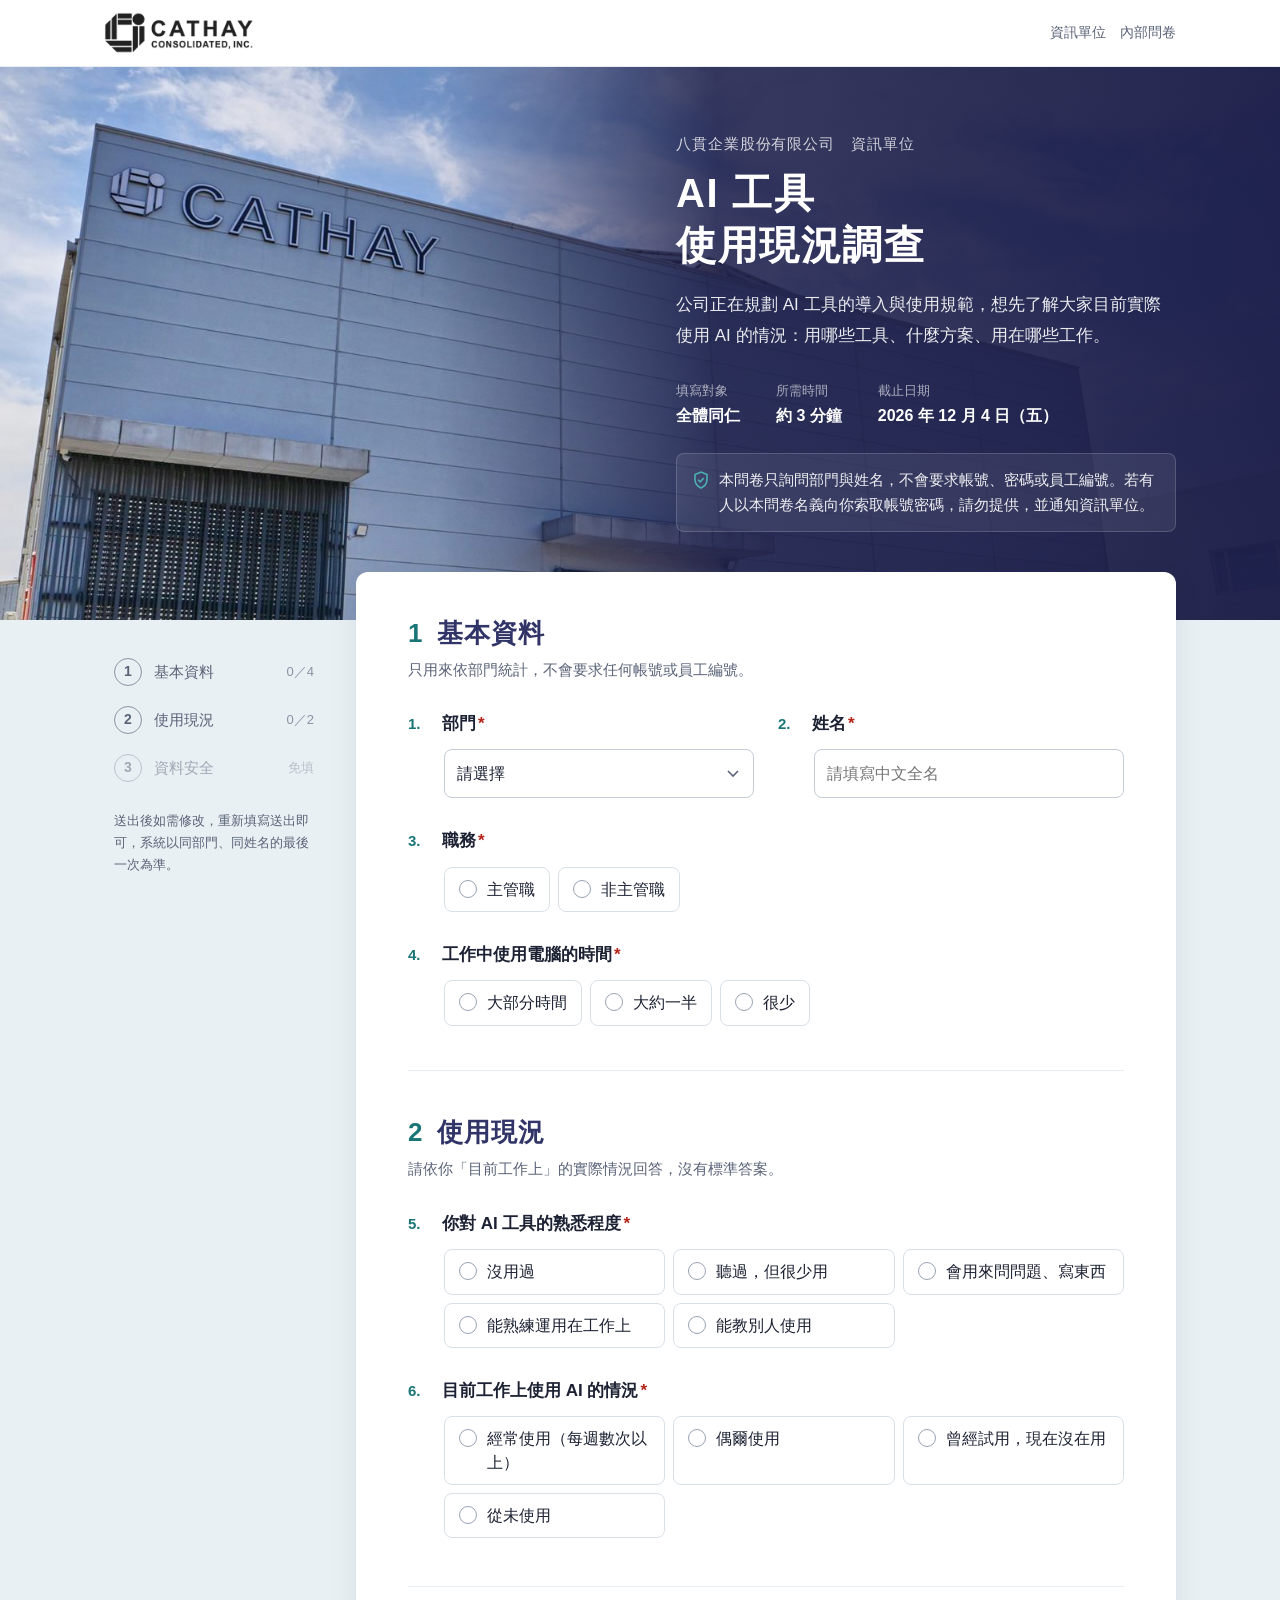
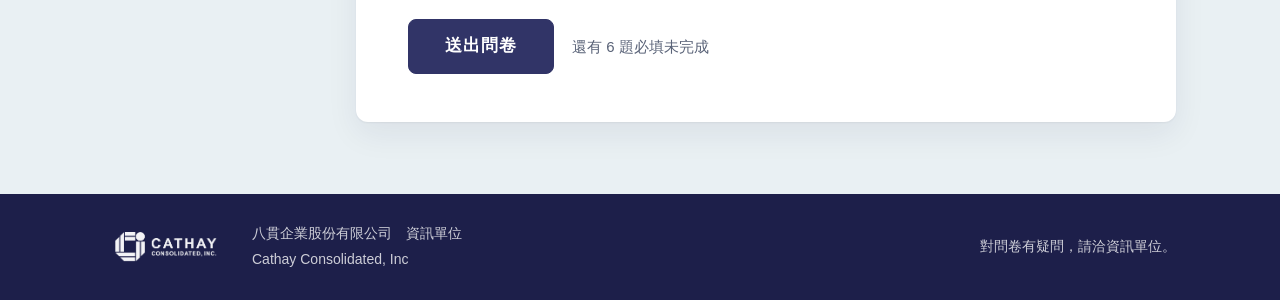
<file: index.html>
<!doctype html>
<html lang="zh-Hant-TW">
<head>
  <meta charset="utf-8">
  <meta name="viewport" content="width=device-width, initial-scale=1">
  <meta http-equiv="Content-Security-Policy" content="default-src 'self'; script-src 'self'; style-src 'self'; img-src 'self' data:; connect-src https://script.google.com https://script.googleusercontent.com; form-action 'none'; base-uri 'none'; object-src 'none'">
  <meta name="referrer" content="no-referrer">
  <meta name="robots" content="noindex, nofollow">
  <meta name="theme-color" content="#1d1f4a">
  <title>AI 工具使用現況調查｜八貫企業股份有限公司</title>
  <link rel="icon" href="assets/img/favicon.png">
  <link rel="stylesheet" href="assets/style.css?v=7">
</head>
<body>
  <header class="topbar">
    <div class="inner">
      <img class="topbar-logo" src="assets/img/logo-dark.png" width="362" height="102" alt="Cathay Consolidated, Inc. 八貫企業">
      <span class="topbar-unit"><span data-cfg="issuer">資訊單位</span>　內部問卷</span>
    </div>
  </header>

  <section class="hero">
    <div class="hero-media" role="img" aria-label="八貫企業廠房外觀"></div>
    <div class="hero-inner">
      <div class="hero-text">
        <p class="hero-org"><span data-cfg="companyZh">八貫企業股份有限公司</span>　<span data-cfg="issuer">資訊單位</span></p>
        <h1>AI 工具<br>使用現況調查</h1>
        <p class="hero-lead">公司正在規劃 AI 工具的導入與使用規範，想先了解大家目前實際使用 AI 的情況：用哪些工具、什麼方案、用在哪些工作。</p>
        <dl class="hero-facts">
          <div><dt>填寫對象</dt><dd>全體同仁</dd></div>
          <div><dt>所需時間</dt><dd>約 3 分鐘</dd></div>
          <div id="deadlineRow" hidden><dt>截止日期</dt><dd id="deadlineText"></dd></div>
        </dl>
        <p class="hero-trust">
          <svg width="16" height="18" viewBox="0 0 16 18" aria-hidden="true"><path d="M8 1l6 2.5v5c0 4-2.7 7-6 8.5C4.7 15.5 2 12.5 2 8.5v-5L8 1z" fill="none" stroke="currentColor" stroke-width="1.6"/><path d="M5.2 8.8l2 2 3.6-3.8" fill="none" stroke="currentColor" stroke-width="1.6"/></svg>
          <span>本問卷只詢問部門與姓名，不會要求帳號、密碼或員工編號。若有人以本問卷名義向你索取帳號密碼，請勿提供，並通知資訊單位。</span>
        </p>
      </div>
    </div>
  </section>

  <div class="mobile-progress" id="mobileProgress" aria-hidden="true">
    <span id="mpText">已完成 0 題</span>
    <div class="mp-track"><div class="mp-fill" id="mpFill"></div></div>
  </div>

  <div class="layout">
    <nav class="rail" aria-label="問卷進度">
      <ol class="steps" id="steps"></ol>
      <p class="rail-note">送出後如需修改，重新填寫送出即可，系統以同部門、同姓名的最後一次為準。</p>
    </nav>

    <main class="sheet">
      <div class="notice-box" id="configAlert" hidden>本問卷目前尚未開放填寫。如有疑問請洽資訊單位。</div>

      <form id="surveyForm" novalidate>
        <div id="sections"></div>
        <div class="hp" aria-hidden="true">
          <label for="website">請勿填寫此欄</label>
          <input type="text" id="website" name="website" tabindex="-1" autocomplete="off">
        </div>
        <div class="submit-area">
          <button type="submit" class="btn" id="submitBtn">送出問卷</button>
          <span class="submit-status" id="submitStatus" aria-live="polite"></span>
        </div>
        <div class="error-box" id="errorBox" role="alert" hidden></div>
      </form>

      <section class="done" id="doneView" hidden tabindex="-1">
        <div class="done-check" aria-hidden="true">
          <svg width="24" height="18" viewBox="0 0 24 18"><path d="M2 9l7 7L22 2" fill="none" stroke="#fff" stroke-width="3"/></svg>
        </div>
        <h2>已收到你的填答，謝謝！</h2>
        <p id="doneText"></p>
        <dl class="summary" id="doneSummary"></dl>
        <button type="button" class="btn btn-ghost btn-sm" id="againBtn">修改填答</button>
      </section>
    </main>
  </div>

  <footer class="site-footer">
    <div class="inner">
      <img class="footer-logo" src="assets/img/logo-white.png" width="550" height="194" alt="Cathay Consolidated, Inc.">
      <div class="footer-text">
        <span><span data-cfg="companyZh">八貫企業股份有限公司</span>　<span data-cfg="issuer">資訊單位</span></span>
        <span data-cfg="companyEn">Cathay Consolidated, Inc</span>
      </div>
      <span class="footer-contact" data-cfg="contact">對問卷有疑問，請洽資訊單位。</span>
    </div>
  </footer>

  <script src="assets/config.js?v=7"></script>
  <script src="assets/schema.js?v=7"></script>
  <script src="assets/common.js?v=7"></script>
  <script src="assets/survey.js?v=7"></script>
</body>
</html>
</file>
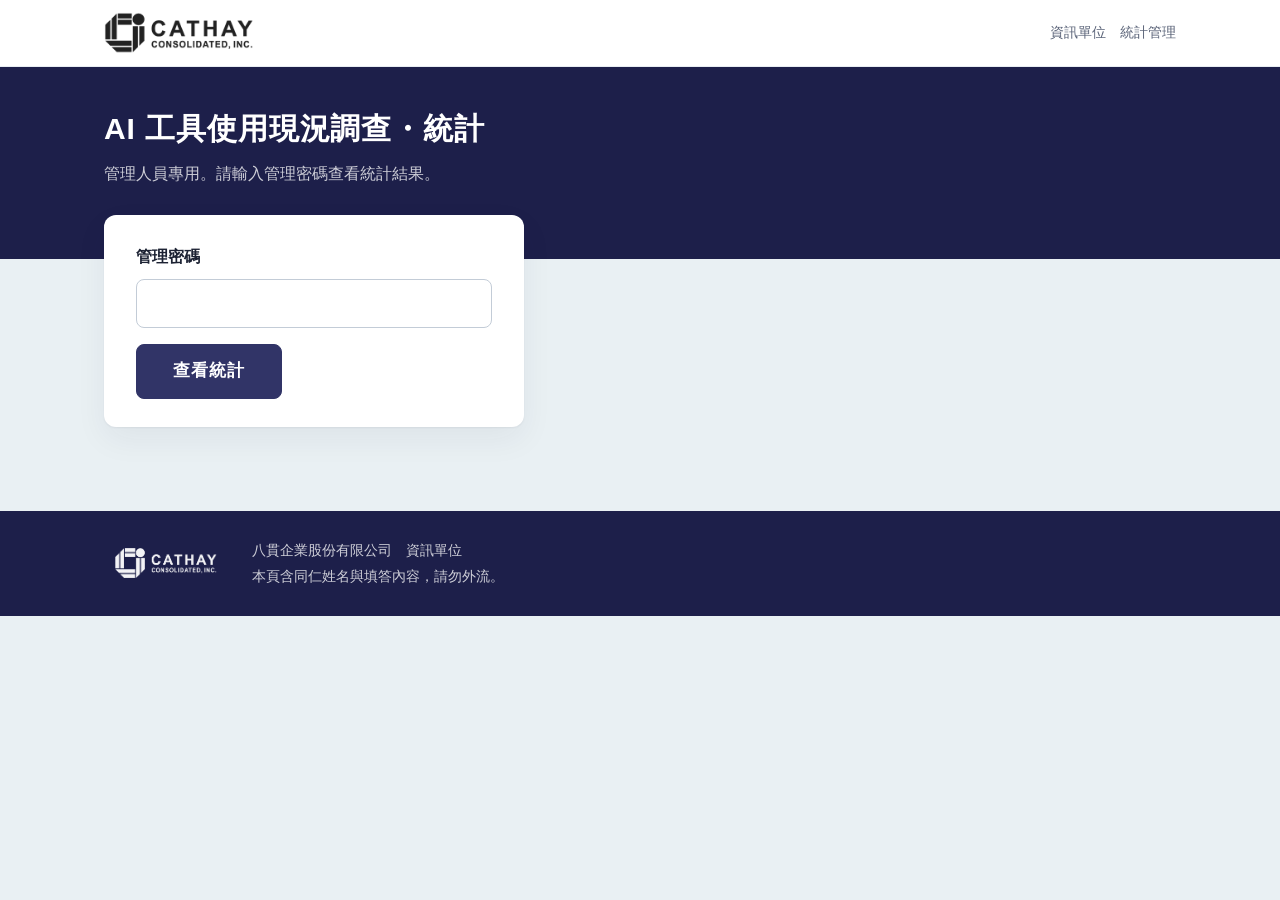
<file: admin.html>
<!doctype html>
<html lang="zh-Hant-TW">
<head>
  <meta charset="utf-8">
  <meta name="viewport" content="width=device-width, initial-scale=1">
  <meta http-equiv="Content-Security-Policy" content="default-src 'self'; script-src 'self'; style-src 'self'; img-src 'self' data: blob:; connect-src https://script.google.com https://script.googleusercontent.com; form-action 'none'; base-uri 'none'; object-src 'none'">
  <meta name="referrer" content="no-referrer">
  <meta name="robots" content="noindex, nofollow">
  <title>調查統計｜AI 工具使用現況調查</title>
  <link rel="icon" href="assets/img/favicon.png">
  <link rel="stylesheet" href="assets/style.css?v=7">
</head>
<body>
  <header class="topbar">
    <div class="inner">
      <img class="topbar-logo" src="assets/img/logo-dark.png" width="362" height="102" alt="Cathay Consolidated, Inc. 八貫企業">
      <span class="topbar-unit"><span data-cfg="issuer">資訊單位</span>　統計管理</span>
    </div>
  </header>

  <section class="admin-band">
    <div class="inner">
      <h1>AI 工具使用現況調查・統計</h1>
      <p id="introText">管理人員專用。請輸入管理密碼查看統計結果。</p>
    </div>
  </section>

  <main class="admin-main">
    <div class="notice-box" id="configAlert" hidden>尚未設定資料接收網址（assets/config.js 的 apiUrl）。</div>

    <section class="panel login-panel" id="loginView">
      <form id="loginForm" novalidate>
        <label for="pw">管理密碼</label>
        <input type="password" id="pw" autocomplete="current-password">
        <p class="login-error" id="loginError" role="alert" hidden></p>
        <button type="submit" class="btn" id="loginBtn">查看統計</button>
      </form>
    </section>

    <div id="statsView" hidden>
      <section class="panel">
        <div class="toolbar">
          <label for="deptFilter">部門</label>
          <select id="deptFilter"></select>
          <span class="spacer"></span>
          <span class="updated" id="updatedAt"></span>
          <button type="button" class="btn btn-ghost btn-sm" id="reloadBtn">重新整理</button>
          <button type="button" class="btn btn-ghost btn-sm" id="csvBtn">匯出 CSV</button>
          <button type="button" class="btn btn-ghost btn-sm" id="logoutBtn">登出</button>
        </div>
      </section>

      <section class="panel"><div class="kpis" id="kpis"></div></section>

      <div class="grid-2 stack">
        <section class="panel"><h2>工作上使用 AI 的情況</h2><p class="panel-sub" id="sub-usage"></p><div id="c-usage"></div></section>
        <section class="panel"><h2>AI 熟悉程度</h2><p class="panel-sub" id="sub-familiarity"></p><div id="c-familiarity"></div></section>
      </div>

      <section class="panel">
        <h2>各工具使用情形</h2>
        <p class="panel-sub">目前使用者自填。「個人帳號」包含個人 Email 與未登入，代表公司資料可能存在個人帳號中。</p>
        <div class="table-wrap" id="c-tools"></div>
      </section>

      <section class="panel">
        <h2>目前用 AI 做的工作</h2>
        <p class="panel-sub" id="sub-tasks"></p>
        <div id="c-tasks"></div>
      </section>

      <section class="panel">
        <h2>資料安全</h2>
        <p class="panel-sub" id="sub-dataTypes"></p>
        <div id="c-dataTypes"></div>
      </section>

      <div class="grid-2 stack">
        <section class="panel"><h2>知道 AI 可能保存或訓練對話嗎</h2><p class="panel-sub" id="sub-trainingAware"></p><div id="c-trainingAware"></div></section>
        <section class="panel"><h2>使用 AI 產出前是否查核</h2><p class="panel-sub" id="sub-verify"></p><div id="c-verify"></div></section>
        <section class="panel"><h2>使用裝置</h2><p class="panel-sub" id="sub-devices"></p><div id="c-devices"></div></section>
        <section class="panel"><h2>每週節省時間</h2><p class="panel-sub" id="sub-timeSaved"></p><div id="c-timeSaved"></div></section>
      </div>

      <section class="panel">
        <h2>沒有使用 AI 的原因</h2>
        <p class="panel-sub" id="sub-notUsingReasons"></p>
        <div id="c-notUsingReasons"></div>
      </section>

      <section class="panel">
        <h2>各部門概況</h2>
        <p class="panel-sub">人數。顏色越深代表該部門比例越高。</p>
        <div class="table-wrap" id="c-dept"></div>
      </section>

      <section class="panel">
        <h2>同仁的文字回饋</h2>
        <p class="panel-sub">實際例子、其他意見與自行輸入的選項。</p>
        <div id="c-texts"></div>
      </section>

      <section class="panel">
        <h2>填答名單</h2>
        <p class="panel-sub" id="listCount"></p>
        <input type="text" class="search" id="search" placeholder="搜尋姓名、部門或工具" aria-label="搜尋姓名、部門或工具">
        <div class="table-wrap" id="c-list"></div>
      </section>
    </div>
  </main>

  <footer class="site-footer">
    <div class="inner">
      <img class="footer-logo" src="assets/img/logo-white.png" width="550" height="194" alt="Cathay Consolidated, Inc.">
      <div class="footer-text">
        <span><span data-cfg="companyZh">八貫企業股份有限公司</span>　<span data-cfg="issuer">資訊單位</span></span>
        <span>本頁含同仁姓名與填答內容，請勿外流。</span>
      </div>
    </div>
  </footer>

  <script src="assets/config.js?v=7"></script>
  <script src="assets/schema.js?v=7"></script>
  <script src="assets/common.js?v=7"></script>
  <script src="assets/admin.js?v=7"></script>
</body>
</html>
</file>
<file: assets/style.css>
/* 八貫企業 AI 工具調查：沿用公司官網品牌色（深靛藍 #313467、青綠 #4db0b0）與微軟正黑體 */
:root {
  --indigo: #313467;
  --indigo-deep: #1d1f4a;
  --indigo-tint: #eef0f8;
  --teal: #4db0b0;
  --teal-ink: #1a7676;
  --teal-tint: #e4f3f3;
  --mist: #e9f0f3;
  --paper: #ffffff;
  --ink: #1c2233;
  --slate: #5a6378;
  --slate-2: #8a93a5;
  --line: #d8dfe7;
  --line-2: #e8edf2;
  --err: #b42318;
  --err-tint: #fdecea;
  --ok: #217a4b;
  --font: "Microsoft JhengHei", "微軟正黑體", "PingFang TC", "Noto Sans TC", "Heiti TC", sans-serif;
  --wrap: 1120px;
}

*, *::before, *::after { box-sizing: border-box; }
[hidden] { display: none !important; }
html { -webkit-text-size-adjust: 100%; scroll-behavior: smooth; }
body {
  margin: 0;
  background: var(--mist);
  color: var(--ink);
  font-family: var(--font);
  font-size: 16px;
  line-height: 1.7;
}
img { max-width: 100%; display: block; }
a { color: var(--teal-ink); }
:focus-visible { outline: 3px solid var(--teal); outline-offset: 2px; }

/* ---------- 頁首列 ---------- */
.topbar { background: var(--paper); border-bottom: 1px solid var(--line-2); }
.topbar .inner {
  max-width: var(--wrap);
  margin: 0 auto;
  padding: 12px 24px;
  display: flex;
  align-items: center;
  gap: 16px;
}
.topbar-logo { width: 150px; height: auto; }
.topbar-unit { margin-left: auto; font-size: 14px; color: var(--slate); }

/* ---------- 主視覺：公司大樓實景 ---------- */
.hero { position: relative; background: var(--indigo-deep); color: #fff; overflow: hidden; }
.hero-media {
  position: absolute;
  inset: 0;
  background: url("img/hero-building.jpg") left 12% / cover no-repeat;
}
.hero-media::after {
  content: "";
  position: absolute;
  inset: 0;
  background: linear-gradient(90deg, rgba(29, 31, 74, 0) 0%, rgba(29, 31, 74, .1) 34%, rgba(29, 31, 74, .86) 56%, rgba(29, 31, 74, .97) 100%);
}
.hero-inner {
  position: relative;
  max-width: var(--wrap);
  margin: 0 auto;
  padding: 64px 24px 88px;
  display: grid;
  grid-template-columns: 1fr minmax(0, 500px);
}
.hero-text { grid-column: 2; }
.hero-org { margin: 0 0 10px; font-size: 15px; color: rgba(255, 255, 255, .78); letter-spacing: .06em; }
.hero h1 {
  margin: 0 0 18px;
  font-size: 40px;
  line-height: 1.3;
  font-weight: 700;
  letter-spacing: .04em;
}
.hero-lead { margin: 0 0 28px; font-size: 17px; line-height: 1.85; color: rgba(255, 255, 255, .9); }
.hero-facts {
  display: grid;
  grid-template-columns: repeat(3, auto);
  justify-content: start;
  gap: 4px 36px;
  margin: 0 0 24px;
}
.hero-facts dt { font-size: 13px; color: rgba(255, 255, 255, .62); }
.hero-facts dd { margin: 0; font-size: 16px; font-weight: 700; }
.hero-trust {
  display: flex;
  gap: 10px;
  align-items: flex-start;
  margin: 0;
  padding: 14px 16px;
  border-radius: 8px;
  background: rgba(255, 255, 255, .08);
  border: 1px solid rgba(255, 255, 255, .16);
  font-size: 14.5px;
  line-height: 1.7;
  color: rgba(255, 255, 255, .92);
}
.hero-trust svg { flex: none; margin-top: 3px; color: var(--teal); }

/* ---------- 版面：進度欄＋問卷 ---------- */
.layout {
  position: relative;
  max-width: var(--wrap);
  margin: -48px auto 0;
  padding: 0 24px 72px;
  display: grid;
  grid-template-columns: 220px minmax(0, 1fr);
  gap: 32px;
  align-items: start;
}
.rail { position: sticky; top: 24px; margin-top: 76px; }
.steps { list-style: none; margin: 0; padding: 0; }
.steps a {
  display: grid;
  grid-template-columns: 30px 1fr auto;
  align-items: center;
  gap: 10px;
  padding: 10px 10px;
  border-radius: 8px;
  color: var(--slate);
  text-decoration: none;
  font-size: 15px;
}
.steps a:hover { background: rgba(255, 255, 255, .6); }
.step-no {
  width: 28px; height: 28px;
  border-radius: 50%;
  border: 1.5px solid var(--slate-2);
  display: grid;
  place-items: center;
  font-size: 14px;
  font-weight: 700;
  font-variant-numeric: tabular-nums;
}
.step-count { font-size: 13px; color: var(--slate-2); font-variant-numeric: tabular-nums; }
.steps .is-current a { background: var(--paper); color: var(--indigo); font-weight: 700; }
.steps .is-current .step-no { border-color: var(--indigo); color: var(--indigo); }
.steps .is-done .step-no { background: var(--teal); border-color: var(--teal); color: #fff; }
.steps .is-skip a { opacity: .5; }
.rail-note { margin: 18px 10px 0; font-size: 13px; line-height: 1.7; color: var(--slate); }

.mobile-progress { display: none; }

.sheet {
  background: var(--paper);
  border-radius: 12px;
  box-shadow: 0 1px 2px rgba(29, 31, 74, .06), 0 12px 32px rgba(29, 31, 74, .07);
  padding: 44px 52px 48px;
}

/* ---------- 問卷區段 ---------- */
.sec { scroll-margin-top: 24px; }
.sec + .sec { margin-top: 44px; padding-top: 44px; border-top: 1px solid var(--line-2); }
.sec h2 {
  display: flex;
  align-items: baseline;
  gap: 14px;
  margin: 0 0 6px;
  font-size: 26px;
  line-height: 1.35;
  color: var(--indigo);
  letter-spacing: .03em;
}
.sec-no { color: var(--teal-ink); font-variant-numeric: tabular-nums; }
.sec-desc { margin: 0 0 28px; color: var(--slate); font-size: 15px; }

.q { margin-top: 30px; }
.q.is-new { animation: reveal .22s ease-out; }
@keyframes reveal { from { opacity: 0; transform: translateY(-4px); } to { opacity: 1; transform: none; } }
.q-head { display: flex; flex-wrap: wrap; align-items: baseline; gap: 4px 10px; margin-bottom: 12px; }
.q-no { font-size: 15px; font-weight: 700; color: var(--teal-ink); font-variant-numeric: tabular-nums; min-width: 1.6em; }
.q-label { font-size: 17px; font-weight: 700; line-height: 1.55; }
.q-req { color: var(--err); margin-left: 2px; }
.q-hint { font-size: 13.5px; color: var(--slate-2); }
.q-body { padding-left: calc(1.6em + 10px); }
.q-error { margin: 8px 0 0 calc(1.6em + 10px); color: var(--err); font-size: 14px; }

.field-row { display: grid; grid-template-columns: 1fr 1fr; gap: 0 24px; }
.field-row .q { margin-top: 0; }

input[type="text"], input[type="password"], select, textarea {
  width: 100%;
  font: inherit;
  font-size: 16px;
  color: var(--ink);
  background: #fff;
  border: 1px solid #c3ccd7;
  border-radius: 8px;
  padding: 10px 12px;
}
select { appearance: none; background: #fff url("data:image/svg+xml,%3Csvg xmlns='http://www.w3.org/2000/svg' width='12' height='8'%3E%3Cpath d='M1 1l5 5 5-5' fill='none' stroke='%235a6378' stroke-width='1.6'/%3E%3C/svg%3E") right 14px center no-repeat; padding-right: 36px; }
textarea { min-height: 96px; resize: vertical; line-height: 1.7; }
input:focus, select:focus, textarea:focus { outline: none; border-color: var(--indigo); box-shadow: 0 0 0 3px rgba(49, 52, 103, .14); }
.has-error input[type="text"], .has-error select, .has-error textarea, input.invalid { border-color: var(--err); }

/* 選項 */
.choices { display: grid; grid-template-columns: repeat(auto-fill, minmax(210px, 1fr)); gap: 8px; }
.choices.compact { display: flex; flex-wrap: wrap; }
.choice {
  position: relative;
  display: flex;
  align-items: flex-start;
  gap: 10px;
  padding: 10px 14px;
  border: 1px solid var(--line);
  border-radius: 8px;
  background: #fff;
  cursor: pointer;
  font-size: 15.5px;
  line-height: 1.5;
  transition: border-color .12s, background-color .12s;
}
.choice:hover { border-color: #aab5c4; }
.choice input { position: absolute; opacity: 0; width: 1px; height: 1px; }
.mark {
  flex: none;
  width: 18px; height: 18px;
  margin-top: 2px;
  border: 1.5px solid #98a3b3;
  border-radius: 4px;
  background: #fff;
  display: grid;
  place-items: center;
}
.choice.is-radio .mark { border-radius: 50%; }
.choice.on { border-color: var(--indigo); background: var(--indigo-tint); }
.choice.on .mark { border-color: var(--indigo); background: var(--indigo); }
.choice.on .mark::after { content: ""; width: 9px; height: 5px; border: 2px solid #fff; border-top: 0; border-right: 0; transform: translateY(-1px) rotate(-45deg); }
.choice.is-radio.on .mark { background: #fff; }
.choice.is-radio.on .mark::after { width: 8px; height: 8px; border: 0; border-radius: 50%; background: var(--indigo); transform: none; }
.choice input:focus-visible ~ .mark { outline: 3px solid var(--teal); outline-offset: 2px; }
.other-input { margin-top: 10px; max-width: 420px; }
.has-error .choices .choice { border-color: #e6b4ae; }

/* 工具選擇 */
.tool-grid { display: grid; grid-template-columns: repeat(4, 1fr); gap: 10px; }
.tool-tile {
  position: relative;
  display: flex;
  flex-direction: column;
  gap: 2px;
  min-height: 92px;
  padding: 14px 16px;
  border: 1px solid var(--line);
  border-radius: 10px;
  background: #fff;
  cursor: pointer;
  transition: border-color .12s, box-shadow .12s;
}
.tool-tile:hover { border-color: #aab5c4; }
.tool-tile input { position: absolute; opacity: 0; width: 1px; height: 1px; }
.tool-tile input:focus-visible ~ .tt-name { outline: 3px solid var(--teal); outline-offset: 3px; border-radius: 2px; }
.tt-name { font-size: 16.5px; font-weight: 700; line-height: 1.35; padding-right: 22px; }
.tt-vendor { font-size: 12.5px; color: var(--slate); line-height: 1.45; }
.tool-tile.on { border-color: var(--indigo); box-shadow: inset 0 0 0 1px var(--indigo); background: var(--indigo-tint); }
.tool-tile.on::after {
  content: "";
  position: absolute;
  top: 12px; right: 12px;
  width: 18px; height: 18px;
  border-radius: 50%;
  background: var(--teal) url("data:image/svg+xml,%3Csvg xmlns='http://www.w3.org/2000/svg' width='10' height='8'%3E%3Cpath d='M1 4l3 3 5-6' fill='none' stroke='%23fff' stroke-width='1.8'/%3E%3C/svg%3E") center no-repeat;
}
.add-other {
  margin-top: 10px;
  font: inherit;
  font-size: 15px;
  color: var(--teal-ink);
  background: none;
  border: 1px dashed #9fb3c2;
  border-radius: 8px;
  padding: 8px 16px;
  cursor: pointer;
}
.add-other:hover { background: var(--teal-tint); }
.add-other:disabled { opacity: .5; cursor: not-allowed; }

.tool-panels { margin-top: 14px; display: grid; gap: 12px; }
.tool-panel { border: 1px solid var(--line); border-radius: 10px; overflow: hidden; }
.tool-panel.is-new { animation: reveal .22s ease-out; }
.tp-head {
  display: flex;
  align-items: center;
  gap: 12px;
  padding: 10px 16px;
  background: var(--mist);
  border-bottom: 1px solid var(--line-2);
}
.tp-name { font-weight: 700; font-size: 16px; color: var(--indigo); }
.tp-head input { max-width: 320px; padding: 7px 10px; }
.tp-remove { margin-left: auto; font: inherit; font-size: 14px; color: var(--err); background: none; border: 0; cursor: pointer; padding: 4px 6px; }
.tp-body { padding: 14px 16px 16px; display: grid; gap: 14px; }
.tp-field-label { font-size: 14.5px; font-weight: 700; margin-bottom: 8px; color: var(--ink); }
.tp-field.has-error .tp-field-label { color: var(--err); }
.tp-field .choice { font-size: 14.5px; padding: 8px 12px; }

/* 送出 */
.submit-area {
  margin-top: 48px;
  padding-top: 32px;
  border-top: 1px solid var(--line-2);
  display: flex;
  align-items: center;
  gap: 18px;
  flex-wrap: wrap;
}
.btn {
  font: inherit;
  font-size: 17px;
  font-weight: 700;
  letter-spacing: .06em;
  border-radius: 8px;
  padding: 12px 36px;
  cursor: pointer;
  border: 1px solid var(--indigo);
  background: var(--indigo);
  color: #fff;
}
.btn:hover { background: var(--indigo-deep); }
.btn:disabled { opacity: .55; cursor: not-allowed; }
.btn-ghost { background: #fff; color: var(--indigo); }
.btn-ghost:hover { background: var(--indigo-tint); }
.btn-sm { font-size: 14.5px; padding: 7px 16px; letter-spacing: 0; font-weight: 400; }
.submit-status { font-size: 15px; color: var(--slate); }
.error-box {
  margin-top: 20px;
  padding: 14px 18px;
  border-radius: 8px;
  background: var(--err-tint);
  color: var(--err);
  font-size: 15px;
}
.error-box ul { margin: 6px 0 0; padding-left: 20px; }
.notice-box { margin-bottom: 24px; padding: 14px 18px; border-radius: 8px; background: #fff6e6; color: #8a4b00; font-size: 15px; }

/* 完成畫面 */
.done:focus { outline: none; }
.done h2 { margin: 0 0 8px; font-size: 26px; color: var(--indigo); }
.done-check {
  width: 52px; height: 52px;
  border-radius: 50%;
  background: var(--teal);
  display: grid;
  place-items: center;
  margin-bottom: 18px;
}
.done p { color: var(--slate); }
.summary { margin: 24px 0; display: grid; grid-template-columns: 140px 1fr; gap: 10px 20px; }
.summary dt { color: var(--slate); font-size: 15px; }
.summary dd { margin: 0; font-weight: 700; }

/* 防機器人欄位 */
.hp { position: absolute; left: -9999px; width: 1px; height: 1px; overflow: hidden; }

/* ---------- 頁尾 ---------- */
.site-footer { background: var(--indigo-deep); color: rgba(255, 255, 255, .78); font-size: 14px; }
.site-footer .inner {
  max-width: var(--wrap);
  margin: 0 auto;
  padding: 28px 24px;
  display: flex;
  flex-wrap: wrap;
  align-items: center;
  gap: 12px 28px;
}
.footer-logo { width: 120px; height: auto; opacity: .95; }
.footer-text { display: grid; gap: 2px; }
.footer-contact { margin-left: auto; }

/* ---------- 統計頁 ---------- */
.admin-band { background: var(--indigo-deep); color: #fff; }
.admin-band .inner { max-width: var(--wrap); margin: 0 auto; padding: 36px 24px 72px; }
.admin-band h1 { margin: 0 0 6px; font-size: 30px; letter-spacing: .03em; }
.admin-band p { margin: 0; color: rgba(255, 255, 255, .78); }
.admin-main { max-width: var(--wrap); margin: -44px auto 0; padding: 0 24px 64px; position: relative; }
.panel {
  background: var(--paper);
  border-radius: 12px;
  box-shadow: 0 1px 2px rgba(29, 31, 74, .06), 0 12px 32px rgba(29, 31, 74, .06);
  padding: 28px 32px;
  margin-bottom: 20px;
}
.panel h2 { margin: 0 0 4px; font-size: 20px; color: var(--indigo); }
.panel-sub { margin: 0 0 18px; font-size: 14px; color: var(--slate); }
.login-panel { max-width: 420px; }
.login-panel label { display: block; font-weight: 700; margin-bottom: 8px; }
.login-panel .btn { margin-top: 16px; }
.login-error { margin-top: 12px; color: var(--err); font-size: 14.5px; }

.toolbar { display: flex; flex-wrap: wrap; align-items: center; gap: 10px 14px; }
.toolbar label { font-weight: 700; font-size: 15px; }
.toolbar select { width: auto; min-width: 170px; padding-top: 7px; padding-bottom: 7px; }
.toolbar .spacer { flex: 1; }
.updated { font-size: 13.5px; color: var(--slate); }

.kpis { display: grid; grid-template-columns: repeat(5, 1fr); gap: 0; }
.kpi { padding: 4px 20px; border-left: 1px solid var(--line-2); }
.kpi:first-child { border-left: 0; padding-left: 0; }
.kpi-value { font-size: 34px; font-weight: 700; color: var(--indigo); line-height: 1.25; font-variant-numeric: tabular-nums; }
.kpi-label { font-size: 14px; color: var(--ink); font-weight: 700; }
.kpi-sub { font-size: 13px; color: var(--slate); }
.kpi.warn .kpi-value { color: #b45309; }

.grid-2 { display: grid; grid-template-columns: 1fr 1fr; gap: 20px; }
.grid-2 .panel { margin-bottom: 0; }
.stack { display: grid; gap: 20px; margin-bottom: 20px; }

/* 橫條排名 */
.bars { display: grid; gap: 9px; }
.bar-row { display: grid; grid-template-columns: minmax(120px, 38%) 1fr 64px; align-items: center; gap: 12px; font-size: 14.5px; }
.bar-label { line-height: 1.4; }
.bar-track { height: 12px; background: var(--line-2); border-radius: 3px; overflow: hidden; display: flex; }
.bar-fill { height: 100%; background: var(--indigo); border-radius: 0 4px 4px 0; }
.bar-fill.teal { background: var(--teal); }
.bar-fill.risk { background: #c2410c; }
.bar-value { text-align: right; font-variant-numeric: tabular-nums; color: var(--ink); }
.bar-value small { color: var(--slate); margin-left: 3px; }
.bar-row.is-risk .bar-label { color: #9a3412; }
.empty { color: var(--slate); font-size: 14.5px; }

.legend { display: flex; flex-wrap: wrap; gap: 6px 16px; font-size: 13.5px; color: var(--slate); margin-bottom: 12px; }
.legend i { display: inline-block; width: 11px; height: 11px; border-radius: 2px; margin-right: 6px; vertical-align: -1px; }
.seg-1 { background: var(--indigo); }
.seg-2 { background: var(--teal); }
.seg-3 { background: #a7b4c6; }
.seg-4 { background: #d9e0e8; }

.table-wrap { overflow-x: auto; }
table.data { width: 100%; border-collapse: collapse; font-size: 14px; font-variant-numeric: tabular-nums; }
table.data th, table.data td { padding: 9px 10px; border-bottom: 1px solid var(--line-2); text-align: left; vertical-align: top; }
table.data th { font-weight: 700; color: var(--slate); background: #f7f9fb; white-space: nowrap; }
table.data td:first-child { white-space: nowrap; font-weight: 700; }
table.data td.num, table.data th.num { text-align: right; white-space: nowrap; }
table.data td.zero { color: #b8c1cc; }
table.data tr:hover td { background: #fafbfd; }
.heat-1 { background: #eef0f8; }
.heat-2 { background: #d9dcef; }
.heat-3 { background: #b9bee0; }
.heat-4 { background: #8f95c8; color: #fff; }
.tag { display: inline-block; font-size: 12.5px; padding: 1px 8px; margin: 2px 4px 2px 0; border-radius: 4px; background: var(--indigo-tint); color: var(--indigo); white-space: nowrap; }
.tag.paid { background: var(--indigo); color: #fff; }
.tag.risk { background: #ffedd5; color: #9a3412; }
.quote { margin: 0; padding: 12px 0; border-bottom: 1px solid var(--line-2); font-size: 15px; }
.quote:last-child { border-bottom: 0; }
.quote cite { display: block; font-style: normal; font-size: 13px; color: var(--slate); margin-top: 4px; }
.search { max-width: 320px; margin-bottom: 14px; }

/* ---------- 手機與平板 ---------- */
@media (max-width: 960px) {
  .layout { grid-template-columns: 1fr; margin-top: -32px; }
  .rail { display: none; }
  .mobile-progress {
    display: block;
    position: sticky;
    top: 0;
    z-index: 5;
    background: var(--paper);
    border-bottom: 1px solid var(--line-2);
    padding: 10px 20px 12px;
    font-size: 14px;
    color: var(--slate);
  }
  .mp-track { height: 4px; background: var(--line-2); border-radius: 2px; margin-top: 6px; overflow: hidden; }
  .mp-fill { height: 100%; width: 0; background: var(--teal); transition: width .2s; }
  .sec { scroll-margin-top: 64px; }
  .tool-grid { grid-template-columns: repeat(2, 1fr); }
  .kpis { grid-template-columns: repeat(3, 1fr); gap: 16px 0; }
  .kpi:nth-child(4) { border-left: 0; padding-left: 0; }
  .grid-2 { grid-template-columns: 1fr; }
}

@media (max-width: 720px) {
  .topbar-logo { width: 120px; }
  .topbar-unit { font-size: 13px; }
  .hero-media { position: relative; inset: auto; height: 190px; background-position: 8% 30%; }
  .hero-media::after { background: linear-gradient(180deg, rgba(29, 31, 74, 0) 55%, rgba(29, 31, 74, 1) 100%); }
  .hero-inner { grid-template-columns: 1fr; padding: 8px 20px 64px; }
  .hero-text { grid-column: 1; }
  .hero h1 { font-size: 28px; }
  .hero-lead { font-size: 16px; }
  .hero-facts { grid-template-columns: repeat(2, auto); gap: 6px 28px; }
  .layout { padding: 0 12px 48px; }
  .sheet { padding: 28px 20px 32px; border-radius: 10px; }
  .sec h2 { font-size: 22px; }
  .q-body, .q-error { padding-left: 0; margin-left: 0; }
  .field-row { grid-template-columns: 1fr; }
  .field-row .q + .q { margin-top: 24px; }
  .choices { grid-template-columns: 1fr; }
  .summary { grid-template-columns: 1fr; gap: 2px; }
  .summary dd { margin-bottom: 10px; }
  .footer-contact { margin-left: 0; }
  .admin-band h1 { font-size: 24px; }
  .panel { padding: 22px 18px; }
  .kpis { grid-template-columns: repeat(2, 1fr); }
  .kpi { border-left: 0; padding-left: 0; }
  .bar-row { grid-template-columns: 1fr 56px; }
  .bar-row .bar-track { grid-column: 1 / -1; grid-row: 2; }
}

@media (prefers-reduced-motion: reduce) {
  html { scroll-behavior: auto; }
  *, *::before, *::after { animation: none !important; transition: none !important; }
}

@media print {
  .topbar, .hero, .rail, .mobile-progress, .site-footer, .toolbar { display: none; }
  body { background: #fff; }
  .sheet, .panel { box-shadow: none; }
}
</file>
